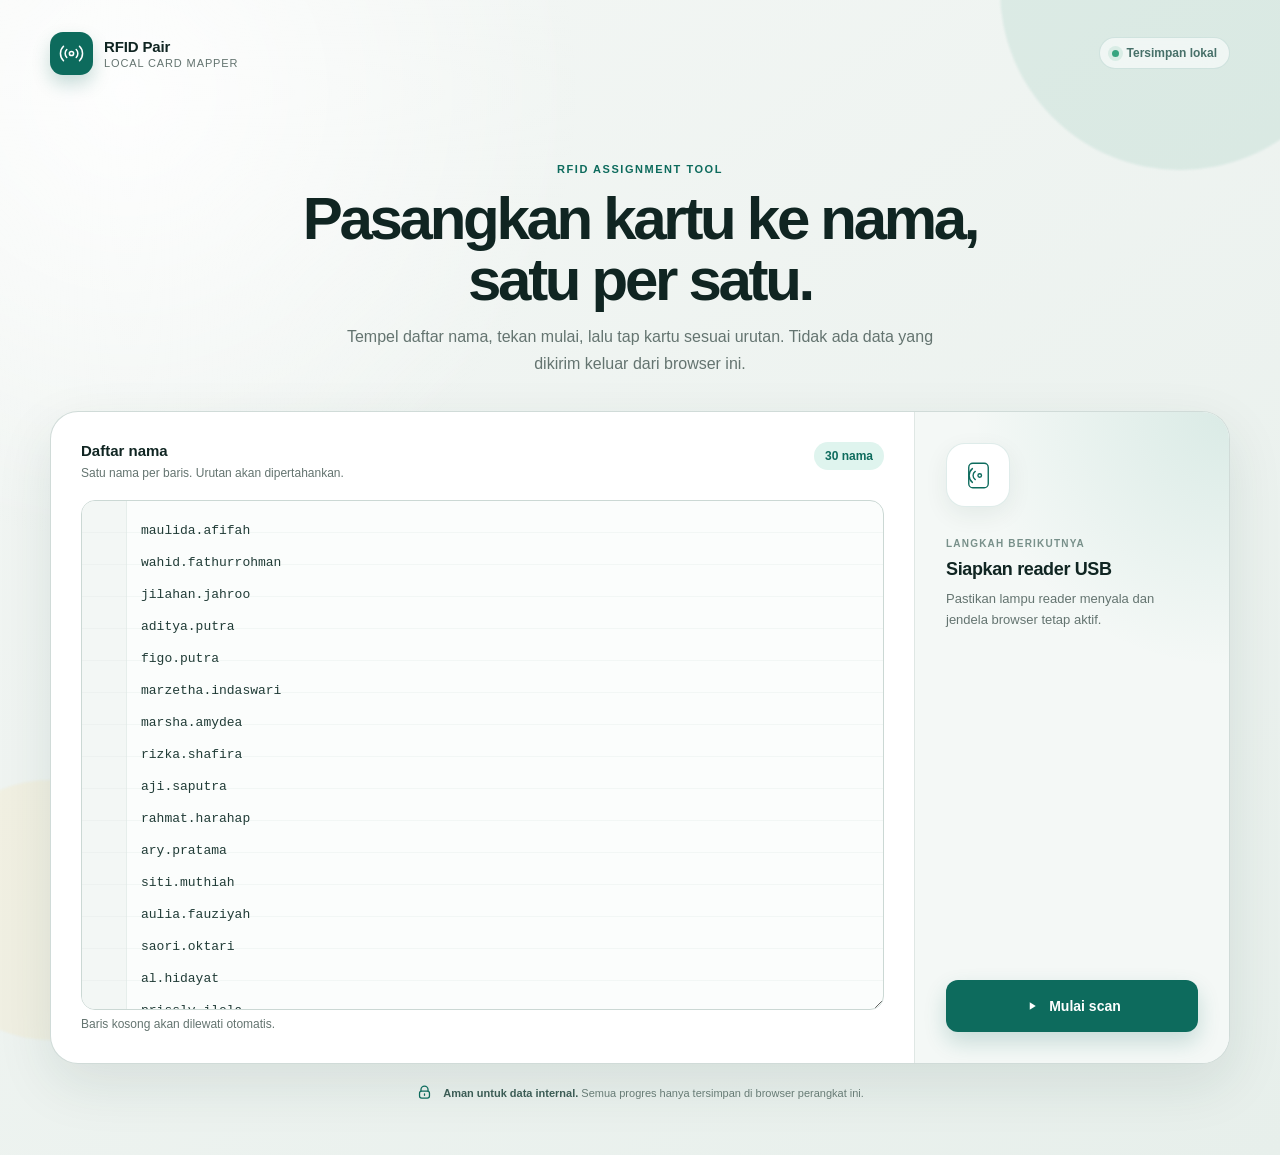
<file: index.html>
<!doctype html>
<html lang="id">
  <head>
    <meta charset="UTF-8" />
    <meta name="viewport" content="width=device-width, initial-scale=1.0" />
    <meta name="theme-color" content="#0d6b5d" />
    <meta
      name="description"
      content="Aplikasi lokal sederhana untuk memasangkan nama dengan kode kartu RFID."
    />
    <title>RFID Pair — Pencatat Kartu Lokal</title>
    <link rel="stylesheet" href="styles.css" />
  </head>
  <body>
    <div class="page-glow page-glow--one" aria-hidden="true"></div>
    <div class="page-glow page-glow--two" aria-hidden="true"></div>

    <main class="app-shell">
      <header class="topbar">
        <button class="brand" id="brandButton" type="button" aria-label="Kembali ke halaman awal">
          <span class="brand__mark" aria-hidden="true">
            <svg viewBox="0 0 32 32" role="img">
              <path d="M10.4 11.3a6.7 6.7 0 0 0 0 9.4" />
              <path d="M6.5 7.4a12.1 12.1 0 0 0 0 17.2" />
              <path d="M21.6 11.3a6.7 6.7 0 0 1 0 9.4" />
              <path d="M25.5 7.4a12.1 12.1 0 0 1 0 17.2" />
              <circle cx="16" cy="16" r="2.5" />
            </svg>
          </span>
          <span>
            <strong>RFID Pair</strong>
            <small>Local card mapper</small>
          </span>
        </button>

        <div class="local-badge">
          <span class="local-badge__dot"></span>
          Tersimpan lokal
        </div>
      </header>

      <section class="view setup-view" id="setupView" aria-labelledby="setupTitle">
        <div class="hero-copy">
          <span class="eyebrow">RFID ASSIGNMENT TOOL</span>
          <h1 id="setupTitle">Pasangkan kartu ke nama,<br />satu per satu.</h1>
          <p>
            Tempel daftar nama, tekan mulai, lalu tap kartu sesuai urutan. Tidak ada data yang
            dikirim keluar dari browser ini.
          </p>
        </div>

        <form class="setup-card" id="setupForm">
          <div class="setup-card__main">
            <div class="field-heading">
              <div>
                <label for="namesInput">Daftar nama</label>
                <p>Satu nama per baris. Urutan akan dipertahankan.</p>
              </div>
              <span class="count-pill" id="nameCount">0 nama</span>
            </div>

            <div class="textarea-wrap">
              <span class="textarea-wrap__gutter" aria-hidden="true"></span>
              <textarea
                id="namesInput"
                rows="15"
                spellcheck="false"
                autocomplete="off"
                aria-describedby="nameHelp"
              ></textarea>
            </div>
            <p class="field-help" id="nameHelp">Baris kosong akan dilewati otomatis.</p>
          </div>

          <aside class="setup-card__aside">
            <div class="aside-icon" aria-hidden="true">
              <svg viewBox="0 0 48 48">
                <rect x="12" y="9" width="24" height="30" rx="5" />
                <path d="M20 19a6 6 0 0 0 0 10M16.5 15.5a11 11 0 0 0 0 17" />
                <circle cx="25.5" cy="24" r="2.2" />
              </svg>
            </div>
            <div class="aside-copy">
              <span>LANGKAH BERIKUTNYA</span>
              <strong>Siapkan reader USB</strong>
              <p>Pastikan lampu reader menyala dan jendela browser tetap aktif.</p>
            </div>

            <div class="resume-note" id="resumeNote" hidden>
              <span>Ada progres tersimpan</span>
              <strong id="resumeText">0 dari 0 selesai</strong>
            </div>

            <button class="button button--primary button--large" id="startButton" type="submit">
              <svg viewBox="0 0 24 24" aria-hidden="true">
                <path d="m9 7 8 5-8 5V7Z" />
              </svg>
              <span id="startButtonText">Mulai scan</span>
            </button>
          </aside>
        </form>

        <div class="privacy-note">
          <svg viewBox="0 0 24 24" aria-hidden="true">
            <path d="M7 10V8a5 5 0 0 1 10 0v2" />
            <rect x="5" y="10" width="14" height="10" rx="3" />
            <path d="M12 14v2" />
          </svg>
          <span><strong>Aman untuk data internal.</strong> Semua progres hanya tersimpan di browser perangkat ini.</span>
        </div>
      </section>

      <section class="view scanner-view" id="scannerView" aria-labelledby="scannerTitle" hidden>
        <div class="view-toolbar">
          <button class="button button--ghost" id="backToSetupButton" type="button">
            <svg viewBox="0 0 24 24" aria-hidden="true"><path d="m15 18-6-6 6-6" /></svg>
            Daftar nama
          </button>
          <div class="toolbar-actions">
            <button class="button button--ghost" id="pauseButton" type="button">
              <svg class="pause-icon" viewBox="0 0 24 24" aria-hidden="true">
                <path d="M9 7v10M15 7v10" />
              </svg>
              <span>Jeda</span>
            </button>
            <button class="button button--dark" id="openEditorButton" type="button">
              <svg viewBox="0 0 24 24" aria-hidden="true">
                <path d="M4 6h16M4 12h16M4 18h10" />
              </svg>
              Edit data
            </button>
          </div>
        </div>

        <div class="scanner-layout">
          <div class="scanner-main">
            <article class="scan-card">
              <div class="progress-heading">
                <div>
                  <span class="eyebrow">PROGRES SCAN</span>
                  <strong id="progressLabel">0 dari 0</strong>
                </div>
                <span id="progressPercent">0%</span>
              </div>
              <div class="progress-track" aria-hidden="true">
                <span id="progressBar"></span>
              </div>

              <div class="current-person" id="activeScanPanel">
                <span class="current-person__label" id="currentStepLabel">KARTU UNTUK</span>
                <h2 id="scannerTitle">—</h2>
                <p id="currentPersonHint">Tempelkan kartu milik nama di atas ke reader.</p>
              </div>

              <label class="reader-input" id="readerInputWrap" for="scanInput">
                <span class="reader-input__status" aria-hidden="true">
                  <span></span><span></span><span></span>
                </span>
                <span class="reader-input__copy">
                  <strong id="readerStatusTitle">Siap membaca kartu</strong>
                  <small id="readerStatusText">Klik area ini bila reader belum merespons</small>
                </span>
                <input
                  id="scanInput"
                  type="text"
                  autocomplete="off"
                  autocapitalize="off"
                  spellcheck="false"
                  aria-label="Input kode RFID"
                />
                <kbd>ENTER</kbd>
              </label>

              <div class="scan-error" id="scanError" role="alert" hidden></div>

              <div class="scan-actions">
                <button class="button button--ghost" id="undoButton" type="button" disabled>
                  <svg viewBox="0 0 24 24" aria-hidden="true"><path d="M9 8H5v-4M5.5 8.5A8 8 0 1 1 4 14" /></svg>
                  Batalkan scan terakhir
                </button>
                <button class="button button--ghost" id="skipButton" type="button">
                  Lewati dulu
                  <svg viewBox="0 0 24 24" aria-hidden="true"><path d="m9 18 6-6-6-6" /></svg>
                </button>
              </div>
            </article>

            <article class="completion-card" id="completionCard" hidden>
              <div class="completion-card__icon" aria-hidden="true">
                <svg viewBox="0 0 48 48"><path d="m13 24 7 7 15-16" /></svg>
              </div>
              <span class="eyebrow">SESI SELESAI</span>
              <h2 id="completionTitle">Semua kartu sudah dipasangkan.</h2>
              <p id="completionText">Periksa kembali datanya sebelum mengunduh CSV.</p>
              <div class="completion-card__actions">
                <button class="button button--primary" id="reviewDataButton" type="button">Lihat & edit data</button>
                <button class="button button--ghost" id="fillMissingButton" type="button" hidden>Isi data kosong</button>
              </div>
            </article>

            <div class="reader-tip">
              <span class="reader-tip__icon">i</span>
              <p>
                Reader biasanya bekerja seperti keyboard. Jika tidak terbaca, klik kotak “Siap membaca kartu”,
                lalu tap ulang kartunya.
              </p>
            </div>
          </div>

          <aside class="queue-card">
            <div class="queue-card__heading">
              <div>
                <span>URUTAN NAMA</span>
                <strong id="queueSummary">0 belum diisi</strong>
              </div>
              <span class="queue-card__count" id="queueCount">0</span>
            </div>
            <div class="queue-list" id="queueList" role="list"></div>
          </aside>
        </div>
      </section>

      <section class="view editor-view" id="editorView" aria-labelledby="editorTitle" hidden>
        <div class="view-toolbar">
          <button class="button button--ghost" id="backToScannerButton" type="button">
            <svg viewBox="0 0 24 24" aria-hidden="true"><path d="m15 18-6-6 6-6" /></svg>
            Kembali ke scan
          </button>
          <div class="toolbar-actions">
            <button class="button button--ghost" id="copyCsvButton" type="button">
              <svg viewBox="0 0 24 24" aria-hidden="true">
                <rect x="8" y="8" width="11" height="11" rx="2" />
                <path d="M16 8V6a2 2 0 0 0-2-2H6a2 2 0 0 0-2 2v8a2 2 0 0 0 2 2h2" />
              </svg>
              Salin CSV
            </button>
            <button class="button button--primary" id="downloadCsvButton" type="button">
              <svg viewBox="0 0 24 24" aria-hidden="true">
                <path d="M12 4v11M8 11l4 4 4-4M5 20h14" />
              </svg>
              Download CSV
            </button>
          </div>
        </div>

        <div class="editor-heading">
          <div>
            <span class="eyebrow">CSV PREVIEW</span>
            <h1 id="editorTitle">Periksa data RFID</h1>
            <p>Klik kode RFID untuk memperbaiki isinya. Perubahan tersimpan otomatis.</p>
          </div>
          <div class="editor-stats">
            <div><strong id="editorFilledCount">0</strong><span>Terisi</span></div>
            <div><strong id="editorEmptyCount">0</strong><span>Kosong</span></div>
          </div>
        </div>

        <div class="editor-alert" id="editorAlert" role="alert" hidden></div>

        <div class="table-card">
          <div class="table-scroll">
            <table>
              <thead>
                <tr>
                  <th scope="col">No.</th>
                  <th scope="col">Nama</th>
                  <th scope="col">Kode RFID</th>
                  <th scope="col"><span class="sr-only">Status</span></th>
                </tr>
              </thead>
              <tbody id="editorTableBody"></tbody>
            </table>
          </div>
          <div class="table-footer">
            <span id="autosaveStatus"><span></span>Tersimpan otomatis</span>
            <button class="text-button text-button--danger" id="resetSessionButton" type="button">Reset seluruh sesi</button>
          </div>
        </div>
      </section>
    </main>

    <div class="toast" id="toast" role="status" aria-live="polite" hidden>
      <span class="toast__icon" aria-hidden="true">
        <svg viewBox="0 0 24 24"><path d="m6 12 4 4 8-8" /></svg>
      </span>
      <span id="toastText">Data tersimpan</span>
    </div>

    <dialog class="confirm-dialog" id="confirmDialog">
      <form method="dialog">
        <div class="confirm-dialog__icon" aria-hidden="true">!</div>
        <h2 id="confirmTitle">Konfirmasi</h2>
        <p id="confirmMessage">Apakah kamu yakin?</p>
        <div class="confirm-dialog__actions">
          <button class="button button--ghost" id="confirmCancelButton" value="cancel">Batal</button>
          <button class="button button--danger" id="confirmAcceptButton" value="confirm">Lanjutkan</button>
        </div>
      </form>
    </dialog>

    <script src="script.js"></script>
  </body>
</html>
</file>
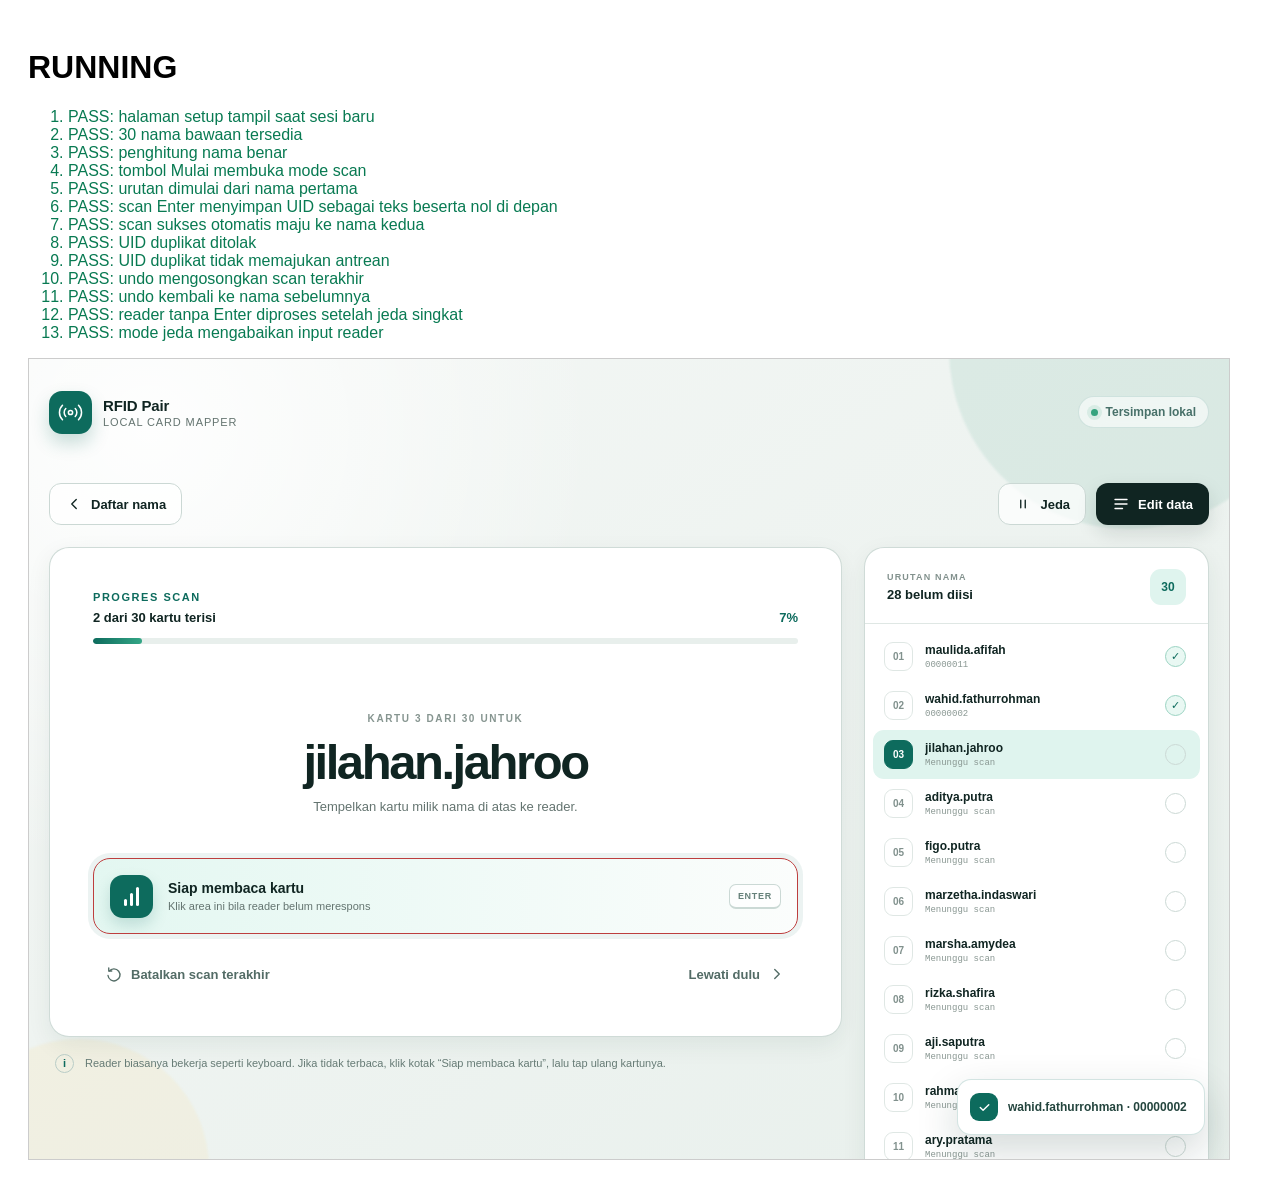
<file: tests/smoke.html>
<!doctype html>
<html lang="id">
  <head>
    <meta charset="utf-8" />
    <title>RFID Pair Smoke Test</title>
    <style>
      body { font-family: sans-serif; padding: 20px; }
      iframe { width: 1200px; height: 800px; border: 1px solid #ccc; }
      .pass { color: #087a52; }
      .fail { color: #b42318; }
    </style>
  </head>
  <body>
    <h1 id="status">RUNNING</h1>
    <ol id="results"></ol>
    <iframe id="app" title="Aplikasi yang diuji"></iframe>
    <script>
      const STORAGE_KEY = "rfid-pair-session-v1";
      const frame = document.querySelector("#app");
      const results = document.querySelector("#results");
      let failures = 0;

      function wait(milliseconds) {
        return new Promise((resolve) => setTimeout(resolve, milliseconds));
      }

      function assert(condition, message) {
        const item = document.createElement("li");
        item.textContent = `${condition ? "PASS" : "FAIL"}: ${message}`;
        item.className = condition ? "pass" : "fail";
        results.append(item);
        if (!condition) failures += 1;
      }

      function loadFrame(url) {
        return new Promise((resolve) => {
          frame.addEventListener("load", resolve, { once: true });
          frame.src = url;
        });
      }

      function pressEnter(input, value) {
        input.value = value;
        input.dispatchEvent(new KeyboardEvent("keydown", { key: "Enter", bubbles: true }));
      }

      function updateEditorInput(input, value) {
        input.value = value;
        input.dispatchEvent(new InputEvent("input", { inputType: "insertText", bubbles: true }));
      }

      async function run() {
        localStorage.removeItem(STORAGE_KEY);
        await loadFrame(`/?smoke=${Date.now()}`);
        let doc = frame.contentDocument;
        let win = frame.contentWindow;

        assert(!doc.querySelector("#setupView").hidden, "halaman setup tampil saat sesi baru");
        assert(doc.querySelector("#namesInput").value.trim().split(/\r?\n/).length === 30, "30 nama bawaan tersedia");
        assert(doc.querySelector("#nameCount").textContent === "30 nama", "penghitung nama benar");

        doc.querySelector("#setupForm").requestSubmit();
        await wait(80);
        assert(!doc.querySelector("#scannerView").hidden, "tombol Mulai membuka mode scan");
        assert(doc.querySelector("#scannerTitle").textContent === "maulida.afifah", "urutan dimulai dari nama pertama");

        const scanInput = doc.querySelector("#scanInput");
        pressEnter(scanInput, "00000001");
        await wait(340);
        let saved = JSON.parse(localStorage.getItem(STORAGE_KEY));
        assert(saved.records[0] === "00000001", "scan Enter menyimpan UID sebagai teks beserta nol di depan");
        assert(doc.querySelector("#scannerTitle").textContent === "wahid.fathurrohman", "scan sukses otomatis maju ke nama kedua");

        pressEnter(scanInput, "00000001");
        await wait(30);
        assert(!doc.querySelector("#scanError").hidden, "UID duplikat ditolak");
        assert(doc.querySelector("#scannerTitle").textContent === "wahid.fathurrohman", "UID duplikat tidak memajukan antrean");

        doc.querySelector("#undoButton").click();
        await wait(30);
        saved = JSON.parse(localStorage.getItem(STORAGE_KEY));
        assert(saved.records[0] === "", "undo mengosongkan scan terakhir");
        assert(doc.querySelector("#scannerTitle").textContent === "maulida.afifah", "undo kembali ke nama sebelumnya");

        const activeInput = doc.querySelector("#scanInput");
        activeInput.value = "00000011";
        activeInput.dispatchEvent(new InputEvent("input", { inputType: "insertFromPaste", bubbles: true }));
        await wait(250);
        saved = JSON.parse(localStorage.getItem(STORAGE_KEY));
        assert(saved.records[0] === "00000011", "reader tanpa Enter diproses setelah jeda singkat");

        doc.querySelector("#pauseButton").click();
        const pausedInput = doc.querySelector("#scanInput");
        pressEnter(pausedInput, "00000002");
        await wait(30);
        saved = JSON.parse(localStorage.getItem(STORAGE_KEY));
        assert(saved.records[1] === "", "mode jeda mengabaikan input reader");
        doc.querySelector("#pauseButton").click();
        await wait(320);
        pressEnter(doc.querySelector("#scanInput"), "00000002");
        await wait(330);
        assert(doc.querySelector("#scannerTitle").textContent === "jilahan.jahroo", "Mulai lagi melanjutkan scan");

        doc.querySelector("#skipButton").click();
        assert(doc.querySelector("#scannerTitle").textContent === "aditya.putra", "Lewati dulu maju satu nama tanpa mengisi");

        doc.querySelector("#openEditorButton").click();
        await wait(30);
        assert(!doc.querySelector("#editorView").hidden, "editor CSV dapat dibuka kapan saja");
        const editorInputs = [...doc.querySelectorAll(".rfid-edit-input")];
        assert(editorInputs.length === 30, "editor mempertahankan seluruh 30 nama");

        editorInputs.forEach((input, index) => updateEditorInput(input, String(index + 1).padStart(8, "0")));
        updateEditorInput(editorInputs[1], "00000001");
        await wait(20);
        assert(!doc.querySelector("#editorAlert").hidden, "editor menandai kode duplikat");
        assert(doc.querySelector("#downloadCsvButton").disabled, "ekspor diblokir saat masih ada duplikat");

        updateEditorInput(editorInputs[1], "00000002");
        await wait(20);
        assert(doc.querySelector("#editorAlert").hidden, "peringatan hilang setelah duplikat diperbaiki");

        let capturedBlob = null;
        win.URL.createObjectURL = (blob) => {
          capturedBlob = blob;
          return "blob:smoke-test";
        };
        win.URL.revokeObjectURL = () => {};
        win.HTMLAnchorElement.prototype.click = function () {};
        doc.querySelector("#downloadCsvButton").click();
        await wait(20);
        const csv = (await capturedBlob.text()).replace(/^\uFEFF/, "");
        const lines = csv.split("\r\n");
        assert(lines.length === 31, "CSV berisi satu header dan 30 baris data");
        assert(lines[0] === '"nama","kode rfid"', "header CSV sesuai format nama dan kode RFID");
        assert(lines[1] === '"maulida.afifah","00000001"', "CSV menjaga urutan dan nol di depan UID");
        assert(lines[30].startsWith('"indriyanti",'), "nama terakhir tetap berada di baris terakhir");

        doc.querySelector("#backToScannerButton").click();
        await wait(30);
        assert(!doc.querySelector("#completionCard").hidden, "semua data terisi menampilkan status selesai");

        await loadFrame(`/?reload=${Date.now()}`);
        doc = frame.contentDocument;
        assert(!doc.querySelector("#scannerView").hidden, "refresh memulihkan sesi yang tersimpan");
        assert(!doc.querySelector("#completionCard").hidden, "status selesai tetap tersimpan setelah refresh");

        document.querySelector("#status").textContent = failures ? `FAIL ${failures}` : "PASS";
        document.body.dataset.result = failures ? "FAIL" : "PASS";
      }

      run().catch((error) => {
        failures += 1;
        assert(false, `${error.name}: ${error.message}`);
        document.querySelector("#status").textContent = `FAIL ${failures}`;
        document.body.dataset.result = "FAIL";
      });
    </script>
  </body>
</html>
</file>
<file: styles.css>
:root {
  color-scheme: light;
  --ink: #102522;
  --muted: #647470;
  --line: #dfe7e4;
  --line-strong: #cbd8d4;
  --surface: #ffffff;
  --surface-soft: #f4f8f6;
  --canvas: #edf3f0;
  --primary: #0d6b5d;
  --primary-dark: #084e44;
  --primary-soft: #dff4ee;
  --success: #1f8a70;
  --warning: #b7791f;
  --danger: #bd3e3e;
  --danger-soft: #fff0f0;
  --shadow: 0 20px 55px rgba(21, 54, 48, 0.1);
  --shadow-soft: 0 8px 24px rgba(21, 54, 48, 0.07);
  --radius-xl: 28px;
  --radius-lg: 20px;
  --radius-md: 14px;
  --font: Inter, ui-sans-serif, -apple-system, BlinkMacSystemFont, "Segoe UI", sans-serif;
}

* {
  box-sizing: border-box;
}

html {
  min-width: 320px;
  background: var(--canvas);
}

body {
  min-height: 100vh;
  margin: 0;
  overflow-x: hidden;
  color: var(--ink);
  background:
    radial-gradient(circle at 10% 8%, rgba(255, 255, 255, 0.9), transparent 28rem),
    linear-gradient(145deg, #f4f7f5 0%, #e7efeb 100%);
  font-family: var(--font);
  -webkit-font-smoothing: antialiased;
}

button,
textarea,
input {
  font: inherit;
}

button {
  color: inherit;
}

button:focus-visible,
textarea:focus-visible,
input:focus-visible {
  outline: 3px solid rgba(31, 138, 112, 0.22);
  outline-offset: 2px;
}

[hidden] {
  display: none !important;
}

.sr-only {
  position: absolute;
  width: 1px;
  height: 1px;
  padding: 0;
  margin: -1px;
  overflow: hidden;
  clip: rect(0, 0, 0, 0);
  white-space: nowrap;
  border: 0;
}

.page-glow {
  position: fixed;
  z-index: 0;
  border-radius: 999px;
  filter: blur(1px);
  pointer-events: none;
}

.page-glow--one {
  width: 360px;
  height: 360px;
  top: -190px;
  right: -80px;
  background: rgba(74, 165, 139, 0.12);
}

.page-glow--two {
  width: 260px;
  height: 260px;
  bottom: -140px;
  left: -80px;
  background: rgba(252, 212, 128, 0.13);
}

.app-shell {
  position: relative;
  z-index: 1;
  width: min(1180px, calc(100% - 40px));
  margin: 0 auto;
  padding: 24px 0 54px;
}

.topbar {
  display: flex;
  align-items: center;
  justify-content: space-between;
  min-height: 58px;
}

.brand {
  display: inline-flex;
  gap: 11px;
  align-items: center;
  padding: 0;
  border: 0;
  background: none;
  text-align: left;
  cursor: pointer;
}

.brand__mark {
  display: grid;
  width: 43px;
  height: 43px;
  place-items: center;
  border-radius: 13px;
  color: white;
  background: var(--primary);
  box-shadow: 0 9px 18px rgba(13, 107, 93, 0.22);
}

.brand__mark svg {
  width: 27px;
  fill: none;
  stroke: currentColor;
  stroke-linecap: round;
  stroke-width: 1.8;
}

.brand strong,
.brand small {
  display: block;
}

.brand strong {
  font-size: 15px;
  letter-spacing: -0.01em;
}

.brand small {
  margin-top: 2px;
  color: var(--muted);
  font-size: 11px;
  letter-spacing: 0.08em;
  text-transform: uppercase;
}

.local-badge {
  display: inline-flex;
  gap: 8px;
  align-items: center;
  padding: 8px 12px;
  border: 1px solid rgba(13, 107, 93, 0.14);
  border-radius: 999px;
  color: #477069;
  background: rgba(255, 255, 255, 0.58);
  font-size: 12px;
  font-weight: 650;
  backdrop-filter: blur(12px);
}

.local-badge__dot {
  width: 7px;
  height: 7px;
  border-radius: 50%;
  background: #36a47f;
  box-shadow: 0 0 0 4px rgba(54, 164, 127, 0.12);
}

.view {
  animation: view-in 0.35s ease both;
}

@keyframes view-in {
  from {
    opacity: 0;
    transform: translateY(8px);
  }
  to {
    opacity: 1;
    transform: translateY(0);
  }
}

.setup-view {
  padding-top: clamp(60px, 9vh, 105px);
}

.hero-copy {
  max-width: 720px;
  margin: 0 auto 34px;
  text-align: center;
}

.eyebrow {
  display: block;
  color: var(--primary);
  font-size: 11px;
  font-weight: 800;
  letter-spacing: 0.14em;
}

.hero-copy h1,
.editor-heading h1 {
  margin: 13px 0 14px;
  font-size: clamp(38px, 5vw, 60px);
  font-weight: 760;
  letter-spacing: -0.055em;
  line-height: 1.02;
}

.hero-copy p {
  max-width: 600px;
  margin: 0 auto;
  color: var(--muted);
  font-size: 16px;
  line-height: 1.65;
}

.setup-card {
  display: grid;
  grid-template-columns: minmax(0, 1fr) 315px;
  overflow: hidden;
  border: 1px solid rgba(203, 216, 212, 0.9);
  border-radius: var(--radius-xl);
  background: var(--surface);
  box-shadow: var(--shadow);
}

.setup-card__main {
  padding: 30px;
}

.field-heading {
  display: flex;
  gap: 20px;
  align-items: flex-start;
  justify-content: space-between;
  margin-bottom: 18px;
}

.field-heading label {
  display: block;
  font-size: 15px;
  font-weight: 750;
}

.field-heading p,
.field-help {
  margin: 5px 0 0;
  color: var(--muted);
  font-size: 12px;
  line-height: 1.5;
}

.count-pill {
  flex: none;
  padding: 7px 11px;
  border-radius: 999px;
  color: var(--primary);
  background: var(--primary-soft);
  font-size: 12px;
  font-weight: 750;
}

.count-pill.has-warning {
  color: #8d5f17;
  background: #fff5db;
}

.textarea-wrap {
  position: relative;
  overflow: hidden;
  border: 1px solid var(--line-strong);
  border-radius: var(--radius-md);
  background: #fbfdfc;
  transition: border-color 0.2s, box-shadow 0.2s;
}

.textarea-wrap:focus-within {
  border-color: var(--primary);
  box-shadow: 0 0 0 4px rgba(13, 107, 93, 0.09);
}

.textarea-wrap__gutter {
  position: absolute;
  inset: 0 auto 0 0;
  width: 45px;
  border-right: 1px solid #e6eeeb;
  background: #f3f7f5;
  pointer-events: none;
}

.textarea-wrap textarea {
  position: relative;
  display: block;
  width: 100%;
  min-height: 292px;
  resize: vertical;
  padding: 14px 17px 14px 59px;
  border: 0;
  outline: 0;
  color: #213c37;
  background:
    linear-gradient(to bottom, transparent 31px, rgba(223, 231, 228, 0.62) 32px) 0 0 / 100% 32px;
  font-family: "SFMono-Regular", Consolas, "Liberation Mono", monospace;
  font-size: 13px;
  line-height: 32px;
  white-space: pre;
}

.setup-card__aside {
  display: flex;
  flex-direction: column;
  padding: 31px;
  border-left: 1px solid var(--line);
  background:
    radial-gradient(circle at 100% 0%, rgba(30, 139, 112, 0.12), transparent 16rem),
    var(--surface-soft);
}

.aside-icon {
  display: grid;
  width: 64px;
  height: 64px;
  margin-bottom: 26px;
  place-items: center;
  border: 1px solid rgba(13, 107, 93, 0.13);
  border-radius: 19px;
  color: var(--primary);
  background: white;
  box-shadow: var(--shadow-soft);
}

.aside-icon svg {
  width: 39px;
  fill: none;
  stroke: currentColor;
  stroke-linecap: round;
  stroke-linejoin: round;
  stroke-width: 1.7;
}

.aside-copy span,
.resume-note span {
  color: #78908a;
  font-size: 10px;
  font-weight: 800;
  letter-spacing: 0.12em;
}

.aside-copy strong {
  display: block;
  margin: 8px 0 9px;
  font-size: 18px;
  letter-spacing: -0.02em;
}

.aside-copy p {
  margin: 0;
  color: var(--muted);
  font-size: 13px;
  line-height: 1.6;
}

.resume-note {
  display: flex;
  flex-direction: column;
  gap: 4px;
  margin: 22px 0 -4px;
  padding: 13px 14px;
  border: 1px solid rgba(13, 107, 93, 0.13);
  border-radius: 12px;
  background: rgba(255, 255, 255, 0.72);
}

.resume-note strong {
  color: var(--primary-dark);
  font-size: 13px;
}

.button {
  display: inline-flex;
  gap: 8px;
  align-items: center;
  justify-content: center;
  min-height: 42px;
  padding: 10px 15px;
  border: 1px solid transparent;
  border-radius: 12px;
  font-size: 13px;
  font-weight: 720;
  cursor: pointer;
  transition: transform 0.16s ease, box-shadow 0.16s ease, background 0.16s ease, border-color 0.16s ease;
}

.button:hover:not(:disabled) {
  transform: translateY(-1px);
}

.button:active:not(:disabled) {
  transform: translateY(0);
}

.button:disabled {
  opacity: 0.45;
  cursor: not-allowed;
}

.button svg {
  width: 18px;
  height: 18px;
  fill: none;
  stroke: currentColor;
  stroke-linecap: round;
  stroke-linejoin: round;
  stroke-width: 1.8;
}

.button--primary {
  color: white;
  background: var(--primary);
  box-shadow: 0 10px 22px rgba(13, 107, 93, 0.2);
}

.button--primary:hover:not(:disabled) {
  background: #0a5e51;
  box-shadow: 0 12px 25px rgba(13, 107, 93, 0.25);
}

.button--primary svg:first-child {
  fill: currentColor;
  stroke: none;
}

.button--large {
  width: 100%;
  min-height: 52px;
  margin-top: auto;
  font-size: 14px;
}

.button--ghost {
  border-color: var(--line-strong);
  background: rgba(255, 255, 255, 0.7);
}

.button--ghost:hover:not(:disabled) {
  border-color: #b7c8c3;
  background: white;
}

.button--dark {
  color: white;
  background: var(--ink);
  box-shadow: 0 8px 20px rgba(16, 37, 34, 0.13);
}

.button--danger {
  color: white;
  background: var(--danger);
}

.privacy-note {
  display: flex;
  gap: 10px;
  align-items: center;
  justify-content: center;
  margin-top: 20px;
  color: #667b75;
  font-size: 11px;
}

.privacy-note svg {
  width: 17px;
  flex: none;
  fill: none;
  stroke: var(--primary);
  stroke-linecap: round;
  stroke-linejoin: round;
  stroke-width: 1.8;
}

.privacy-note strong {
  color: #3b5c55;
}

.scanner-view,
.editor-view {
  padding-top: 42px;
}

.view-toolbar {
  display: flex;
  gap: 20px;
  align-items: center;
  justify-content: space-between;
  margin-bottom: 22px;
}

.toolbar-actions {
  display: flex;
  gap: 10px;
  align-items: center;
}

.scanner-layout {
  display: grid;
  grid-template-columns: minmax(0, 1fr) 345px;
  gap: 22px;
  align-items: start;
}

.scan-card,
.queue-card,
.completion-card,
.table-card {
  border: 1px solid rgba(203, 216, 212, 0.92);
  border-radius: var(--radius-lg);
  background: var(--surface);
  box-shadow: var(--shadow-soft);
}

.scan-card {
  padding: clamp(25px, 4vw, 43px);
}

.progress-heading {
  display: flex;
  align-items: flex-end;
  justify-content: space-between;
}

.progress-heading strong {
  display: block;
  margin-top: 7px;
  font-size: 13px;
}

.progress-heading > span {
  color: var(--primary);
  font-size: 13px;
  font-weight: 800;
}

.progress-track {
  height: 6px;
  margin-top: 13px;
  overflow: hidden;
  border-radius: 999px;
  background: #e8efec;
}

.progress-track span {
  display: block;
  width: 0;
  height: 100%;
  border-radius: inherit;
  background: linear-gradient(90deg, var(--primary), #34a686);
  transition: width 0.35s ease;
}

.current-person {
  padding: clamp(42px, 8vh, 72px) 0 clamp(32px, 5vh, 48px);
  text-align: center;
}

.current-person__label {
  color: #869590;
  font-size: 10px;
  font-weight: 850;
  letter-spacing: 0.16em;
}

.current-person h2,
.completion-card h2 {
  margin: 11px 0 9px;
  overflow-wrap: anywhere;
  font-size: clamp(31px, 4.4vw, 49px);
  letter-spacing: -0.05em;
  line-height: 1.05;
}

.current-person p,
.completion-card p {
  margin: 0;
  color: var(--muted);
  font-size: 13px;
  line-height: 1.6;
}

.reader-input {
  position: relative;
  display: flex;
  gap: 15px;
  align-items: center;
  min-height: 76px;
  padding: 14px 16px;
  overflow: hidden;
  border: 1.5px solid rgba(13, 107, 93, 0.34);
  border-radius: 17px;
  background: linear-gradient(90deg, rgba(223, 244, 238, 0.72), rgba(248, 252, 250, 0.9));
  cursor: text;
  transition: border-color 0.2s, box-shadow 0.2s, background 0.2s;
}

.reader-input:focus-within,
.reader-input.is-focused {
  border-color: var(--primary);
  background: linear-gradient(90deg, #e3f7f1, #fbfdfc);
  box-shadow: 0 0 0 5px rgba(13, 107, 93, 0.08);
}

.reader-input.is-paused {
  border-color: var(--line-strong);
  background: #f5f7f6;
  cursor: default;
}

.reader-input.is-error {
  border-color: var(--danger);
  background: var(--danger-soft);
}

.reader-input__status {
  display: flex;
  gap: 3px;
  align-items: flex-end;
  justify-content: center;
  width: 43px;
  height: 43px;
  flex: none;
  padding-bottom: 12px;
  border-radius: 13px;
  background: var(--primary);
  box-shadow: 0 7px 15px rgba(13, 107, 93, 0.18);
}

.reader-input__status span {
  width: 3px;
  border-radius: 999px;
  background: white;
  animation: signal 0.95s ease-in-out infinite alternate;
}

.reader-input__status span:nth-child(1) {
  height: 7px;
}

.reader-input__status span:nth-child(2) {
  height: 13px;
  animation-delay: 0.15s;
}

.reader-input__status span:nth-child(3) {
  height: 19px;
  animation-delay: 0.3s;
}

@keyframes signal {
  to {
    opacity: 0.45;
    transform: scaleY(0.72);
  }
}

.reader-input.is-paused .reader-input__status {
  background: #8b9995;
  box-shadow: none;
}

.reader-input.is-paused .reader-input__status span {
  animation-play-state: paused;
}

.reader-input__copy {
  display: flex;
  min-width: 0;
  flex: 1;
  flex-direction: column;
  gap: 4px;
}

.reader-input__copy strong {
  font-size: 14px;
}

.reader-input__copy small {
  overflow: hidden;
  color: var(--muted);
  font-size: 11px;
  text-overflow: ellipsis;
  white-space: nowrap;
}

.reader-input input {
  position: absolute;
  width: 1px;
  height: 1px;
  padding: 0;
  border: 0;
  opacity: 0.01;
}

.reader-input kbd {
  padding: 6px 8px;
  border: 1px solid #cbd9d5;
  border-bottom-width: 2px;
  border-radius: 7px;
  color: #658079;
  background: rgba(255, 255, 255, 0.78);
  font-family: var(--font);
  font-size: 9px;
  font-weight: 800;
  letter-spacing: 0.08em;
}

.scan-error {
  margin-top: 11px;
  padding: 10px 13px;
  border: 1px solid #f0c8c8;
  border-radius: 10px;
  color: #993737;
  background: var(--danger-soft);
  font-size: 12px;
  line-height: 1.45;
}

.scan-actions {
  display: flex;
  align-items: center;
  justify-content: space-between;
  margin-top: 21px;
}

.scan-actions .button {
  min-height: 38px;
  padding: 8px 11px;
  border-color: transparent;
  color: #536c66;
  background: transparent;
  box-shadow: none;
}

.reader-tip {
  display: flex;
  gap: 11px;
  align-items: flex-start;
  margin: 17px 6px 0;
  color: #667b75;
  font-size: 11px;
  line-height: 1.55;
}

.reader-tip__icon {
  display: grid;
  width: 19px;
  height: 19px;
  flex: none;
  place-items: center;
  border: 1px solid #b9ccc6;
  border-radius: 50%;
  color: var(--primary);
  font-size: 11px;
  font-weight: 800;
}

.reader-tip p {
  margin: 1px 0 0;
}

.queue-card {
  position: sticky;
  top: 22px;
  overflow: hidden;
}

.queue-card__heading {
  display: flex;
  align-items: center;
  justify-content: space-between;
  padding: 21px 22px 18px;
  border-bottom: 1px solid var(--line);
}

.queue-card__heading span:first-child {
  display: block;
  color: #82918d;
  font-size: 9px;
  font-weight: 800;
  letter-spacing: 0.13em;
}

.queue-card__heading strong {
  display: block;
  margin-top: 5px;
  font-size: 13px;
}

.queue-card__count {
  display: grid;
  width: 36px;
  height: 36px;
  place-items: center;
  border-radius: 11px;
  color: var(--primary);
  background: var(--primary-soft);
  font-size: 12px;
  font-weight: 800;
}

.queue-list {
  max-height: 565px;
  overflow: auto;
  padding: 8px;
  scrollbar-color: #c9d7d2 transparent;
  scrollbar-width: thin;
}

.queue-item {
  display: grid;
  grid-template-columns: 31px minmax(0, 1fr) 24px;
  gap: 10px;
  align-items: center;
  width: 100%;
  padding: 10px 11px;
  border: 0;
  border-radius: 11px;
  background: transparent;
  text-align: left;
  cursor: pointer;
}

.queue-item:hover {
  background: var(--surface-soft);
}

.queue-item.is-active {
  background: var(--primary-soft);
}

.queue-item__number {
  display: grid;
  width: 29px;
  height: 29px;
  place-items: center;
  border: 1px solid var(--line);
  border-radius: 9px;
  color: #81918d;
  background: white;
  font-size: 10px;
  font-weight: 700;
}

.queue-item.is-active .queue-item__number {
  border-color: var(--primary);
  color: white;
  background: var(--primary);
}

.queue-item__copy {
  min-width: 0;
}

.queue-item__copy strong,
.queue-item__copy small {
  display: block;
  overflow: hidden;
  text-overflow: ellipsis;
  white-space: nowrap;
}

.queue-item__copy strong {
  font-size: 12px;
}

.queue-item__copy small {
  margin-top: 3px;
  color: #899792;
  font-family: "SFMono-Regular", Consolas, monospace;
  font-size: 9px;
}

.queue-item__status {
  display: grid;
  width: 21px;
  height: 21px;
  place-items: center;
  border: 1px solid var(--line-strong);
  border-radius: 50%;
  color: transparent;
  font-size: 11px;
}

.queue-item.is-complete .queue-item__status {
  border-color: #9bd3c2;
  color: var(--primary);
  background: #e9f8f3;
}

.completion-card {
  padding: clamp(40px, 7vw, 72px) 30px;
  text-align: center;
}

.completion-card__icon {
  display: grid;
  width: 71px;
  height: 71px;
  margin: 0 auto 26px;
  place-items: center;
  border-radius: 22px;
  color: white;
  background: var(--primary);
  box-shadow: 0 14px 30px rgba(13, 107, 93, 0.22);
}

.completion-card__icon svg {
  width: 43px;
  fill: none;
  stroke: currentColor;
  stroke-linecap: round;
  stroke-linejoin: round;
  stroke-width: 2.5;
}

.completion-card h2 {
  font-size: clamp(28px, 4vw, 42px);
}

.completion-card__actions {
  display: flex;
  gap: 10px;
  justify-content: center;
  margin-top: 25px;
}

.editor-heading {
  display: flex;
  gap: 30px;
  align-items: flex-end;
  justify-content: space-between;
  margin: 38px 0 26px;
}

.editor-heading h1 {
  margin: 10px 0 8px;
  font-size: clamp(34px, 5vw, 52px);
}

.editor-heading p {
  margin: 0;
  color: var(--muted);
  font-size: 13px;
}

.editor-stats {
  display: flex;
  flex: none;
  overflow: hidden;
  border: 1px solid var(--line-strong);
  border-radius: 15px;
  background: rgba(255, 255, 255, 0.68);
}

.editor-stats div {
  min-width: 88px;
  padding: 12px 17px;
  text-align: center;
}

.editor-stats div + div {
  border-left: 1px solid var(--line);
}

.editor-stats strong,
.editor-stats span {
  display: block;
}

.editor-stats strong {
  font-size: 18px;
}

.editor-stats span {
  margin-top: 2px;
  color: var(--muted);
  font-size: 9px;
  font-weight: 750;
  letter-spacing: 0.08em;
  text-transform: uppercase;
}

.editor-alert {
  margin-bottom: 14px;
  padding: 12px 15px;
  border: 1px solid #efce9f;
  border-radius: 12px;
  color: #855b1d;
  background: #fff7e8;
  font-size: 12px;
}

.table-card {
  overflow: hidden;
}

.table-scroll {
  overflow-x: auto;
}

table {
  width: 100%;
  border-collapse: collapse;
  table-layout: fixed;
}

th,
td {
  padding: 14px 18px;
  border-bottom: 1px solid var(--line);
  text-align: left;
}

th {
  color: #78908a;
  background: #f4f8f6;
  font-size: 9px;
  font-weight: 850;
  letter-spacing: 0.12em;
  text-transform: uppercase;
}

th:first-child,
td:first-child {
  width: 72px;
  text-align: center;
}

th:nth-child(2) {
  width: 36%;
}

th:last-child,
td:last-child {
  width: 62px;
  text-align: center;
}

td {
  color: #29413c;
  font-size: 13px;
}

td:first-child {
  color: #8a9995;
  font-size: 11px;
}

.rfid-cell {
  position: relative;
}

.rfid-edit-input {
  width: 100%;
  padding: 9px 11px;
  border: 1px solid transparent;
  border-radius: 9px;
  outline: 0;
  color: var(--ink);
  background: transparent;
  font-family: "SFMono-Regular", Consolas, monospace;
  font-size: 12px;
  transition: border-color 0.16s, background 0.16s, box-shadow 0.16s;
}

.rfid-edit-input:hover {
  border-color: var(--line);
  background: #fbfdfc;
}

.rfid-edit-input:focus {
  border-color: var(--primary);
  background: white;
  box-shadow: 0 0 0 3px rgba(13, 107, 93, 0.08);
}

.rfid-edit-input.is-duplicate {
  border-color: var(--danger);
  color: #9c3636;
  background: var(--danger-soft);
}

.rfid-edit-input::placeholder {
  color: #adb8b5;
}

.row-status {
  display: inline-grid;
  width: 24px;
  height: 24px;
  place-items: center;
  border-radius: 50%;
  color: #82938e;
  background: #edf2f0;
  font-size: 11px;
  font-weight: 850;
}

.row-status.is-complete {
  color: var(--primary);
  background: var(--primary-soft);
}

.row-status.is-duplicate {
  color: var(--danger);
  background: var(--danger-soft);
}

.table-footer {
  display: flex;
  align-items: center;
  justify-content: space-between;
  padding: 16px 20px;
  background: #fbfdfc;
}

#autosaveStatus {
  display: inline-flex;
  gap: 8px;
  align-items: center;
  color: #71837e;
  font-size: 10px;
  font-weight: 700;
}

#autosaveStatus > span {
  width: 7px;
  height: 7px;
  border-radius: 50%;
  background: #45a888;
}

.text-button {
  padding: 3px;
  border: 0;
  background: transparent;
  font-size: 11px;
  font-weight: 700;
  cursor: pointer;
}

.text-button--danger {
  color: var(--danger);
}

.toast {
  position: fixed;
  z-index: 20;
  right: 24px;
  bottom: 24px;
  display: flex;
  gap: 10px;
  align-items: center;
  max-width: min(380px, calc(100vw - 32px));
  padding: 13px 17px 13px 12px;
  border: 1px solid rgba(13, 107, 93, 0.18);
  border-radius: 14px;
  color: #24453e;
  background: white;
  box-shadow: 0 16px 42px rgba(15, 48, 42, 0.18);
  font-size: 12px;
  font-weight: 700;
  animation: toast-in 0.22s ease both;
}

.toast__icon {
  display: grid;
  width: 28px;
  height: 28px;
  flex: none;
  place-items: center;
  border-radius: 9px;
  color: white;
  background: var(--primary);
}

.toast__icon svg {
  width: 17px;
  fill: none;
  stroke: currentColor;
  stroke-linecap: round;
  stroke-linejoin: round;
  stroke-width: 2;
}

@keyframes toast-in {
  from {
    opacity: 0;
    transform: translateY(10px) scale(0.98);
  }
}

.confirm-dialog {
  width: min(420px, calc(100% - 32px));
  padding: 0;
  border: 1px solid var(--line-strong);
  border-radius: 20px;
  color: var(--ink);
  background: white;
  box-shadow: 0 25px 80px rgba(8, 35, 31, 0.25);
}

.confirm-dialog::backdrop {
  background: rgba(8, 28, 25, 0.44);
  backdrop-filter: blur(4px);
}

.confirm-dialog form {
  padding: 29px;
  text-align: center;
}

.confirm-dialog__icon {
  display: grid;
  width: 47px;
  height: 47px;
  margin: 0 auto 16px;
  place-items: center;
  border-radius: 15px;
  color: var(--danger);
  background: var(--danger-soft);
  font-size: 19px;
  font-weight: 850;
}

.confirm-dialog h2 {
  margin: 0 0 8px;
  font-size: 21px;
  letter-spacing: -0.025em;
}

.confirm-dialog p {
  margin: 0;
  color: var(--muted);
  font-size: 13px;
  line-height: 1.55;
}

.confirm-dialog__actions {
  display: grid;
  grid-template-columns: 1fr 1fr;
  gap: 10px;
  margin-top: 24px;
}

@media (max-width: 900px) {
  .setup-card,
  .scanner-layout {
    grid-template-columns: 1fr;
  }

  .setup-card__aside {
    display: grid;
    grid-template-columns: auto minmax(0, 1fr) auto;
    gap: 18px;
    align-items: center;
    border-top: 1px solid var(--line);
    border-left: 0;
  }

  .aside-icon {
    margin: 0;
  }

  .resume-note {
    grid-column: 1 / -1;
    margin: 0;
  }

  .button--large {
    width: auto;
    min-width: 170px;
    margin: 0;
  }

  .queue-card {
    position: static;
  }

  .queue-list {
    max-height: 360px;
  }
}

@media (max-width: 650px) {
  .app-shell {
    width: min(100% - 24px, 1180px);
    padding-top: 13px;
  }

  .local-badge {
    padding: 8px;
    font-size: 0;
  }

  .setup-view {
    padding-top: 48px;
  }

  .hero-copy h1 {
    font-size: 39px;
  }

  .hero-copy p {
    font-size: 14px;
  }

  .setup-card__main,
  .setup-card__aside {
    padding: 22px;
  }

  .setup-card__aside {
    grid-template-columns: auto 1fr;
  }

  .button--large {
    grid-column: 1 / -1;
    width: 100%;
  }

  .privacy-note {
    align-items: flex-start;
    padding: 0 10px;
    text-align: left;
  }

  .view-toolbar,
  .editor-heading {
    align-items: stretch;
  }

  .view-toolbar {
    flex-direction: column;
  }

  .toolbar-actions {
    display: grid;
    grid-template-columns: 1fr 1fr;
  }

  .editor-heading {
    flex-direction: column;
  }

  .editor-stats {
    align-self: flex-start;
  }

  .scan-actions {
    gap: 4px;
  }

  .scan-actions .button {
    font-size: 11px;
  }

  .reader-input kbd {
    display: none;
  }

  .completion-card__actions {
    flex-direction: column;
  }

  th,
  td {
    padding: 12px 11px;
  }

  th:first-child,
  td:first-child {
    width: 48px;
  }

  th:nth-child(2) {
    width: 42%;
  }

  th:last-child,
  td:last-child {
    width: 45px;
  }

  .table-footer {
    gap: 15px;
    align-items: flex-start;
    flex-direction: column;
  }

  .toast {
    right: 16px;
    bottom: 16px;
  }
}

@media (prefers-reduced-motion: reduce) {
  *,
  *::before,
  *::after {
    scroll-behavior: auto !important;
    animation-duration: 0.01ms !important;
    animation-iteration-count: 1 !important;
    transition-duration: 0.01ms !important;
  }
}
</file>
